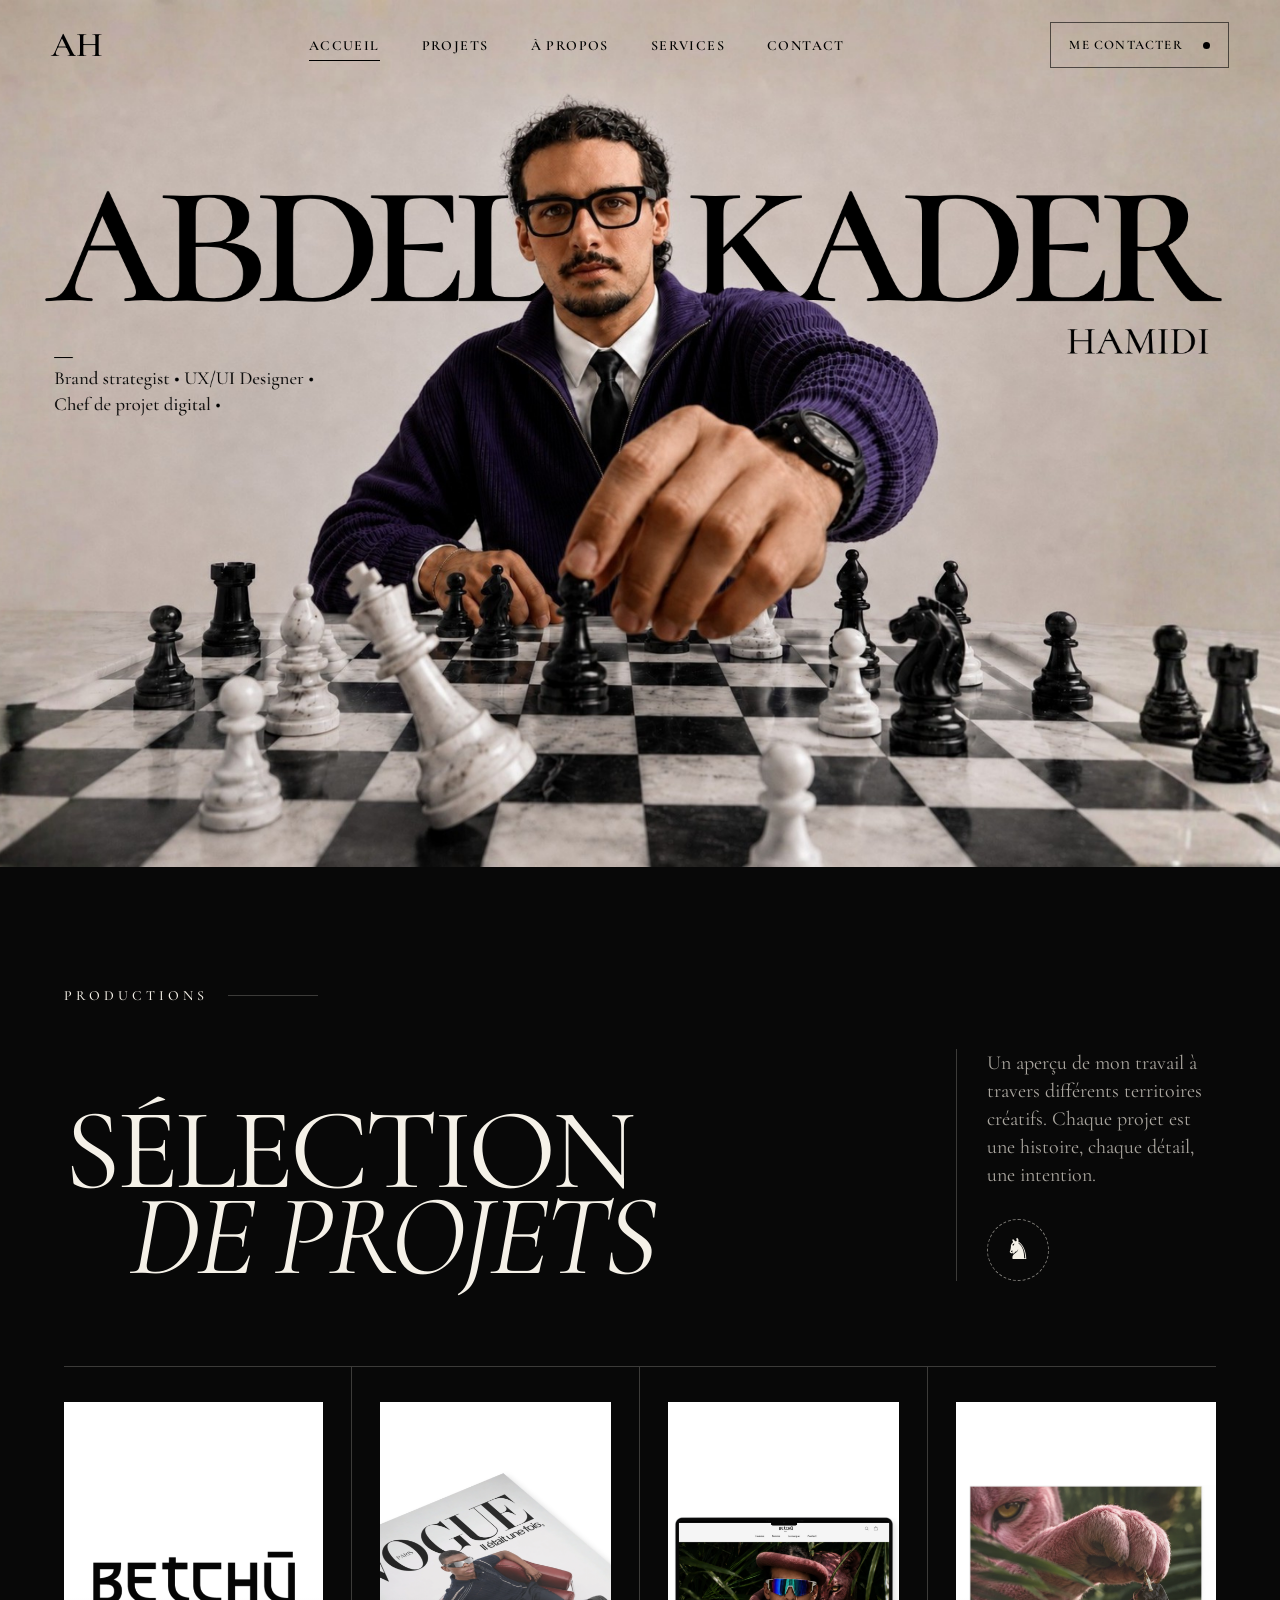
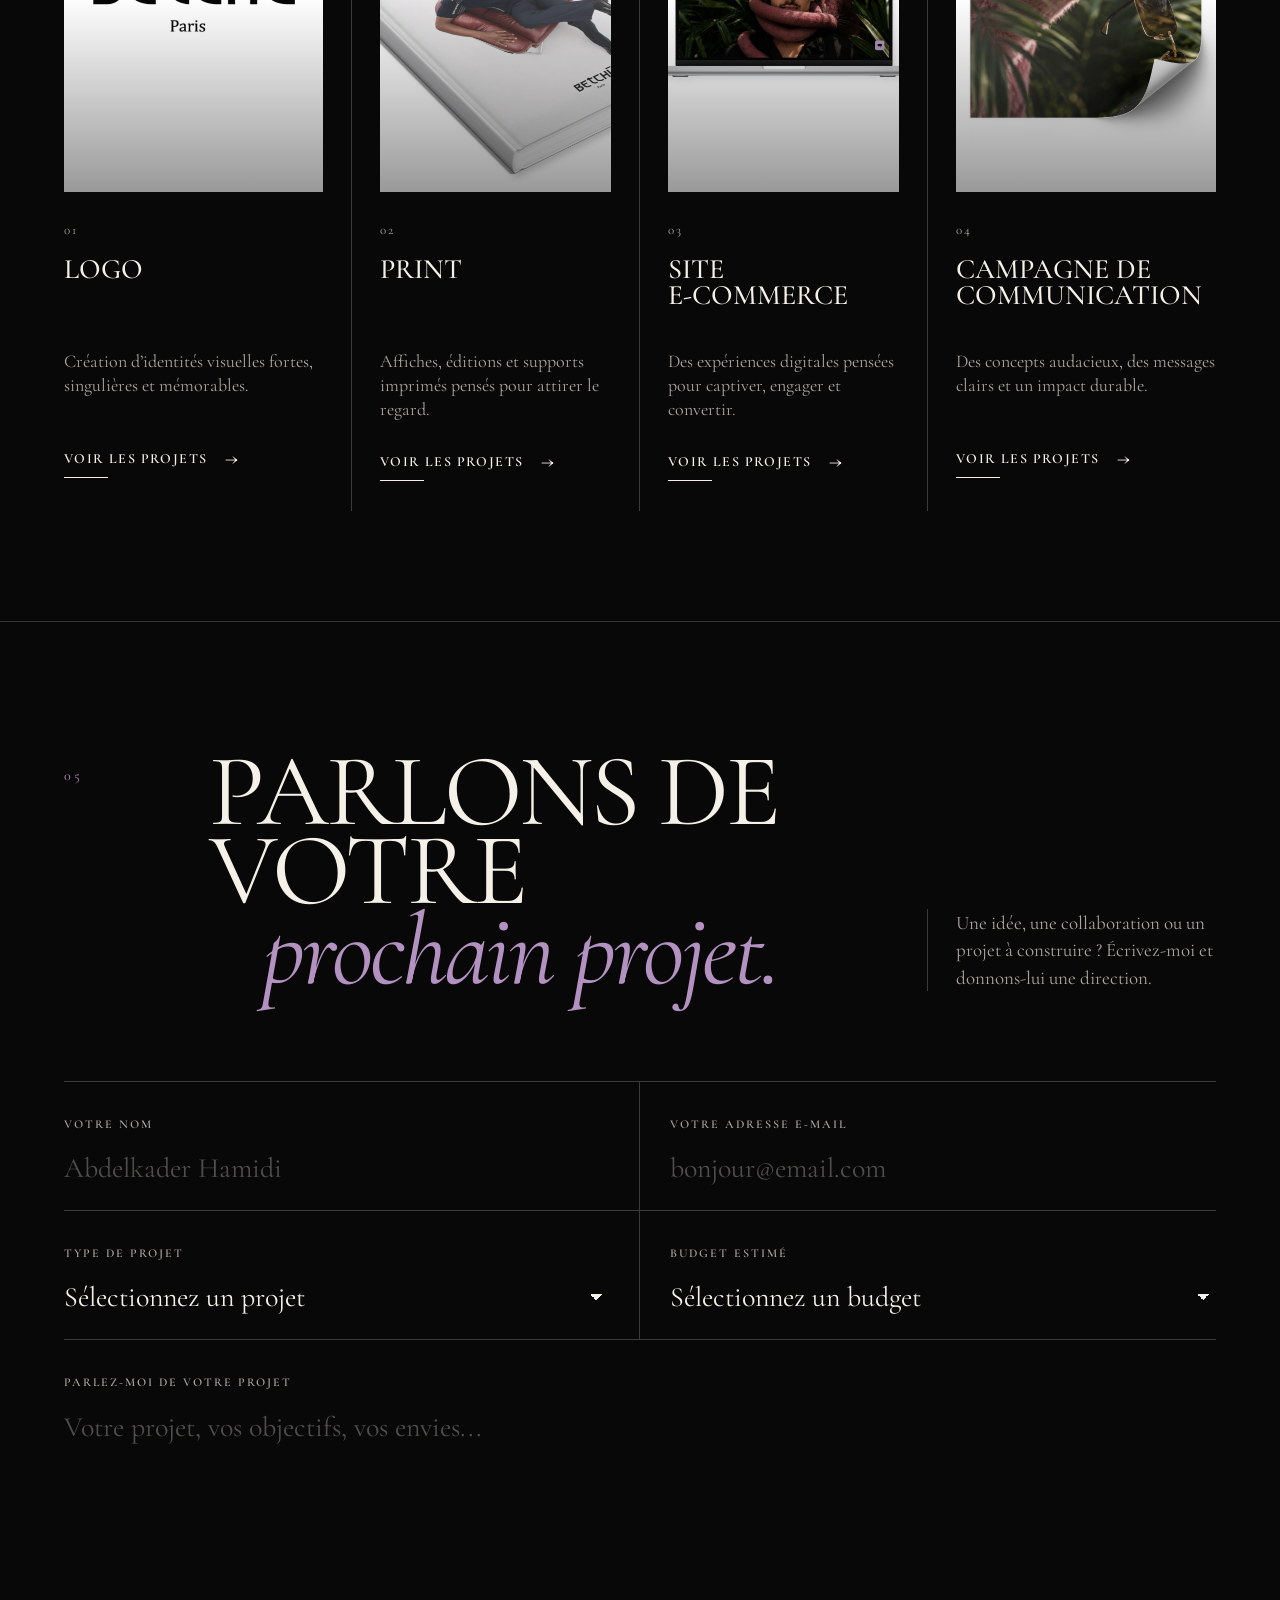
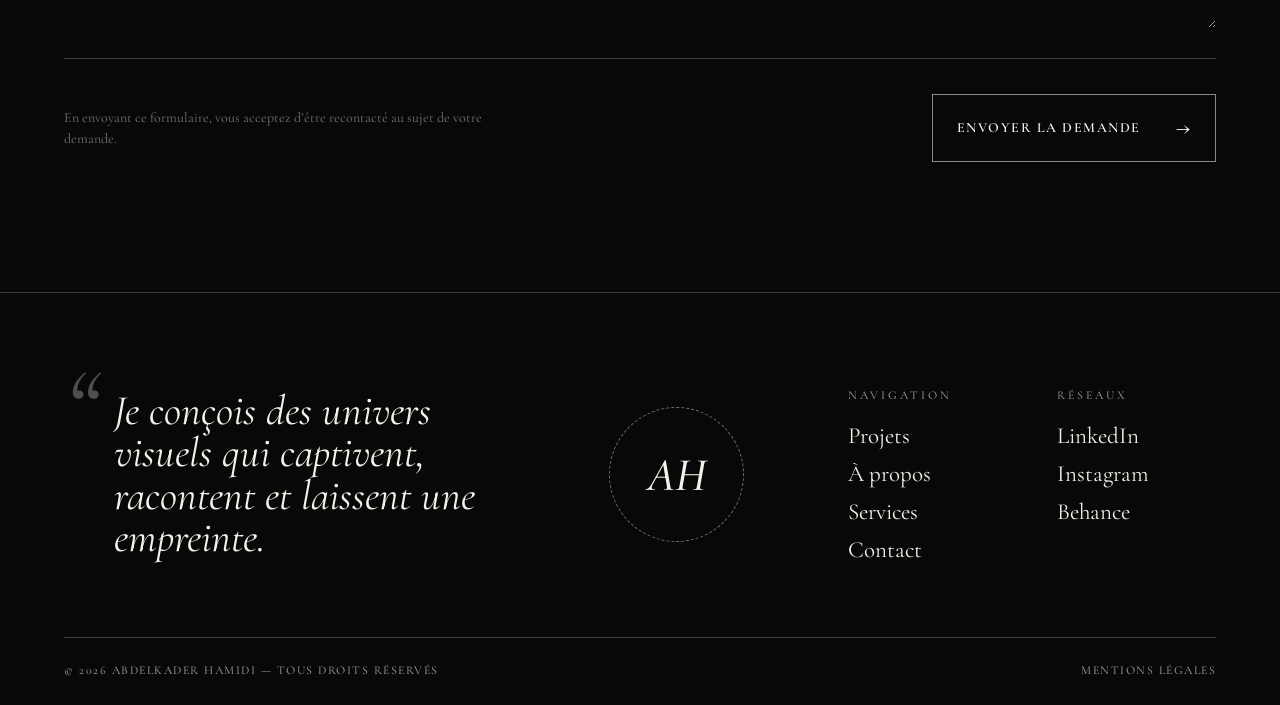
<file: index.html>
<!DOCTYPE html>
<html lang="fr">
<head>
    <meta charset="UTF-8">
    <meta name="viewport" content="width=device-width, initial-scale=1.0">
    <link rel="preconnect" href="https://fonts.googleapis.com">
    <link rel="preconnect" href="https://fonts.gstatic.com" crossorigin>
    <link href="https://fonts.googleapis.com/css2?family=Cormorant+Garamond:ital,wght@0,300;0,400;0,500;0,600;0,700;1,400;1,500&display=swap" rel="stylesheet">
   <link rel="preconnect" href="https://fonts.googleapis.com">
<link rel="preconnect" href="https://fonts.gstatic.com" crossorigin>

<link
  href="https://fonts.googleapis.com/css2?family=Cormorant+Garamond:ital,wght@0,400;0,500;0,600;0,700;1,400;1,500&display=swap"
  rel="stylesheet"
>
    <link rel="stylesheet" href="style.css">
    <title>Document</title>
</head>
<body>

    <div class="banniere">
        <img src="img/banniere.png" alt="banniere Abdelkader Hamidi">
    </div>

    <style>
        * {
        box-sizing: border-box;
        font-family: "Cormorant Garamond", Georgia, serif;
        }

        html,
        body {
        margin: 0;
        padding: 0;
        }
    </style>

    <header class="portfolio-header">
        <div class="portfolio-header__container">

            <a href="/" class="portfolio-logo">AH</a>

            <nav class="portfolio-nav" id="portfolioNav">
            <a href="#accueil" class="active">Accueil</a>
            <a href="logo.html">Projets</a>
            <a href="#apropos">À propos</a>
            <a href="#services">Services</a>
            <a href="#contact-form">Contact</a>
            </nav>

            <a href="#contact-form" class="portfolio-contact">
            Me contacter
            <span></span>
            </a>

            <button
            class="portfolio-burger"
            id="portfolioBurger"
            aria-label="Ouvrir le menu"
            aria-expanded="false"
            >
            <span></span>
            <span></span>
            <span></span>
            </button>

        </div>
    </header>

    <section class="portfolio-productions" id="projets">
  <div class="productions-container">

    <div class="productions-label">
      Productions
    </div>

    <div class="productions-header">

      <h2 class="productions-title">
        Sélection
        <span>de projets</span>
      </h2>

      <div class="productions-intro">
        <p>
          Un aperçu de mon travail à travers différents territoires
          créatifs. Chaque projet est une histoire, chaque détail,
          une intention.
        </p>

        <div class="productions-chess">♞</div>
      </div>

    </div>

    <div class="productions-grid">

      <!-- Projet 1 -->

      <article class="production-card">

        <a href="logo.html" class="production-image">
          <img
            src="img/Betchu/logo.png"
            alt="Projet de création de logo"
          >
        </a>

        <span class="production-number">01</span>

        <h3 class="production-name">Logo</h3>

        <p class="production-description">
          Création d’identités visuelles fortes, singulières et mémorables.
        </p>

        <a href="logo.html" class="production-link">
          Voir les projets
          <span class="production-arrow">→</span>
        </a>

      </article>

      <!-- Projet 2 -->

      <article class="production-card">

        <a href="#" class="production-image">
          <img
            src="img/Betchu/vogue.png"
            alt="Projet de création print"
          >
        </a>

        <span class="production-number">02</span>

        <h3 class="production-name">Print</h3>

        <p class="production-description">
          Affiches, éditions et supports imprimés pensés pour attirer le regard.
        </p>

        <a href="#" class="production-link">
          Voir les projets
          <span class="production-arrow">→</span>
        </a>

      </article>

      <!-- Projet 3 -->

      <article class="production-card">

        <a href="#" class="production-image">
          <img
            src="img/Betchu/site.png"
            alt="Projet de site e-commerce"
          >
        </a>

        <span class="production-number">03</span>

        <h3 class="production-name">
          Site<br>e-commerce
        </h3>

        <p class="production-description">
          Des expériences digitales pensées pour captiver, engager et convertir.
        </p>

        <a href="#" class="production-link">
          Voir les projets
          <span class="production-arrow">→</span>
        </a>

      </article>

      <!-- Projet 4 -->

      <article class="production-card">

        <a href="#" class="production-image">
          <img
            src="img/Betchu/campagne.png"
            alt="Projet de campagne de communication"
          >
        </a>

        <span class="production-number">04</span>

        <h3 class="production-name">
          Campagne de<br>communication
        </h3>

        <p class="production-description">
          Des concepts audacieux, des messages clairs et un impact durable.
        </p>

        <a href="#" class="production-link">
          Voir les projets
          <span class="production-arrow">→</span>
        </a>

      </article>

    </div>
  </div>
</section>

<section class="contact-section" id="contact-form">
        <div class="contact-section__container">

            <div class="contact-heading">
            <span class="contact-number">05</span>

            <h2>
                Parlons de votre
                <em>prochain projet.</em>
            </h2>

            <p>
                Une idée, une collaboration ou un projet à construire ?
                Écrivez-moi et donnons-lui une direction.
            </p>
            </div>

            <form
            class="contact-form"
            action="https://formspree.io/f/TON_IDENTIFIANT"
            method="POST"
            >

            <div class="contact-form__row">

                <div class="contact-field">
                <label for="name">Votre nom</label>

                <input
                    type="text"
                    id="name"
                    name="name"
                    placeholder="Abdelkader Hamidi"
                    required
                >
                </div>

                <div class="contact-field">
                <label for="email">Votre adresse e-mail</label>

                <input
                    type="email"
                    id="email"
                    name="email"
                    placeholder="bonjour@email.com"
                    required
                >
                </div>

            </div>

            <div class="contact-form__row">

                <div class="contact-field">
                <label for="project">Type de projet</label>

                <select id="project" name="project" required>
                    <option value="" disabled selected>
                    Sélectionnez un projet
                    </option>

                    <option value="identite-visuelle">
                    Identité visuelle
                    </option>

                    <option value="print">
                    Print
                    </option>

                    <option value="site-ecommerce">
                    Site e-commerce
                    </option>

                    <option value="communication">
                    Campagne de communication
                    </option>

                    <option value="strategie">
                    Conseil et stratégie
                    </option>

                    <option value="autre">
                    Autre
                    </option>
                </select>
                </div>

                <div class="contact-field">
                <label for="budget">Budget estimé</label>

                <select id="budget" name="budget">
                    <option value="" disabled selected>
                    Sélectionnez un budget
                    </option>

                    <option value="moins-de-1000">
                    Moins de 1 000 €
                    </option>

                    <option value="1000-3000">
                    Entre 1 000 € et 3 000 €
                    </option>

                    <option value="3000-5000">
                    Entre 3 000 € et 5 000 €
                    </option>

                    <option value="plus-de-5000">
                    Plus de 5 000 €
                    </option>

                    <option value="a-definir">
                    À définir
                    </option>
                </select>
                </div>

            </div>

            <div class="contact-field contact-field--message">
                <label for="message">Parlez-moi de votre projet</label>

                <textarea
                id="message"
                name="message"
                rows="6"
                placeholder="Votre projet, vos objectifs, vos envies..."
                required
                ></textarea>
            </div>

            <div class="contact-form__bottom">

                <p>
                En envoyant ce formulaire, vous acceptez d’être recontacté
                au sujet de votre demande.
                </p>

                <button type="submit" class="contact-submit">
                <span>Envoyer la demande</span>
                <span class="contact-submit__arrow">→</span>
                </button>

            </div>

            </form>

        </div>
    </section>

<!-- ======================================
     FOOTER
====================================== -->

<footer class="portfolio-footer" id="contact">
  <div class="footer-container">

    <div class="footer-main">

      <div class="footer-quote">
        <p>
          Je conçois des univers visuels qui captivent, racontent et laissent
          une empreinte.
        </p>
      </div>

      <div class="footer-monogram-wrapper">
        <a href="#" class="footer-monogram" aria-label="Retour à l’accueil">
          AH
        </a>
      </div>

      <div class="footer-links">

        <nav class="footer-column">
          <span class="footer-column-title">Navigation</span>

          <a href="#projets">Projets</a>
          <a href="#apropos">À propos</a>
          <a href="#services">Services</a>
          <a href="#contact">Contact</a>
        </nav>

        <nav class="footer-column">
          <span class="footer-column-title">Réseaux</span>

          <a href="#" target="_blank">LinkedIn</a>
          <a href="#" target="_blank">Instagram</a>
          <a href="#" target="_blank">Behance</a>
        </nav>

      </div>

    </div>

    <div class="footer-bottom">

      <span>
        © 2026 Abdelkader Hamidi — Tous droits réservés
      </span>

      <a href="#">Mentions légales</a>

    </div>

  </div>
</footer>


    <script>
    document.addEventListener("DOMContentLoaded", function () {
        const burger = document.getElementById("portfolioBurger");
        const menu = document.getElementById("portfolioNav");
        const menuLinks = menu.querySelectorAll("a");

        if (!burger || !menu) {
        console.error("Le bouton burger ou le menu est introuvable.");
        return;
        }

        burger.addEventListener("click", function () {
        const menuEstOuvert = menu.classList.toggle("is-open");

        burger.classList.toggle("is-open", menuEstOuvert);
        document.body.classList.toggle("menu-open", menuEstOuvert);

        burger.setAttribute("aria-expanded", menuEstOuvert);
        burger.setAttribute(
            "aria-label",
            menuEstOuvert ? "Fermer le menu" : "Ouvrir le menu"
        );
        });

        menuLinks.forEach(function (link) {
        link.addEventListener("click", function () {
            menu.classList.remove("is-open");
            burger.classList.remove("is-open");
            document.body.classList.remove("menu-open");

            burger.setAttribute("aria-expanded", "false");
            burger.setAttribute("aria-label", "Ouvrir le menu");
        });
        });
    });
    </script>
</body>
</html>
</file>
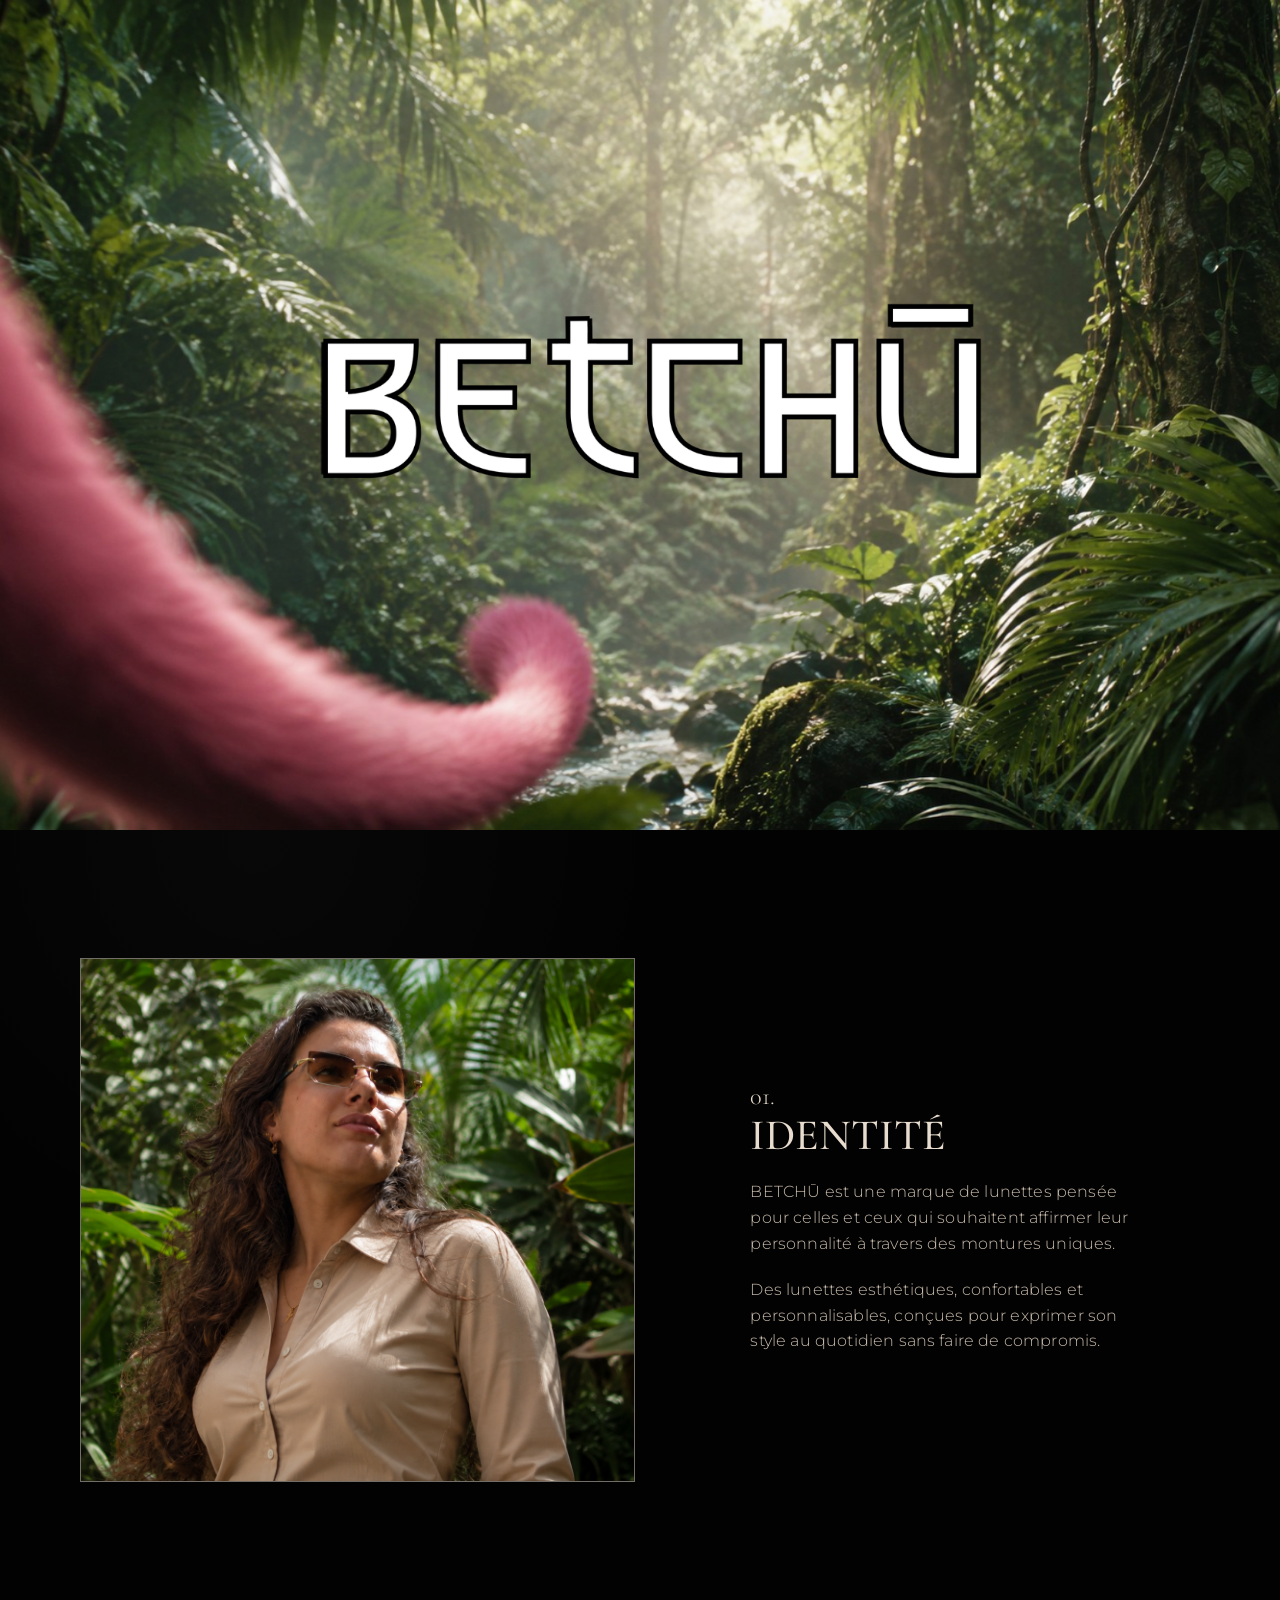
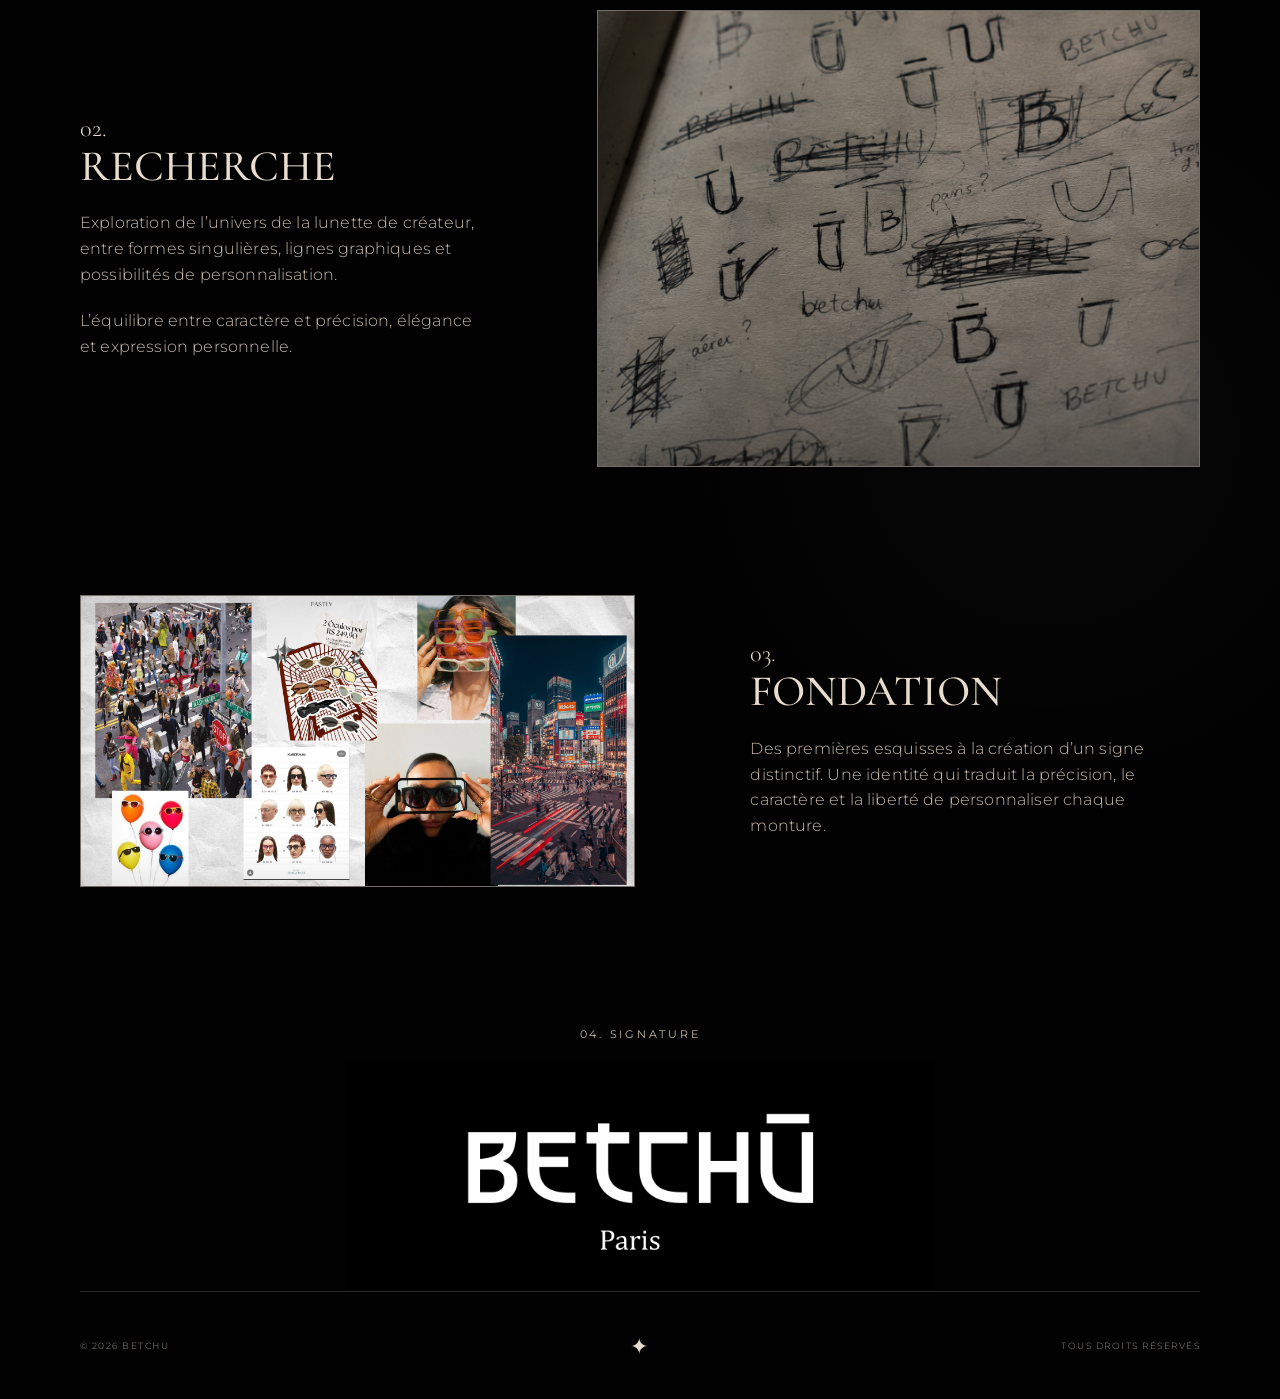
<file: logo.html>
<!DOCTYPE html>
<html lang="fr">
<head>
  <meta charset="UTF-8" />
  <meta name="viewport" content="width=device-width, initial-scale=1.0" />
  <meta name="description" content="Présentation de l’identité visuelle BETCHU." />
  <title>BETCHU — Brand Book</title>
  <link rel="preconnect" href="https://fonts.googleapis.com" />
  <link rel="preconnect" href="https://fonts.gstatic.com" crossorigin />
  <link
    href="https://fonts.googleapis.com/css2?family=Cormorant+Garamond:wght@400;500;600&family=Montserrat:wght@300;400;500&display=swap"
    rel="stylesheet"
  />
  <link rel="stylesheet" href="logo-style.css" />
</head>

<body>
  <!-- Aucun header : la page commence directement par le hero. -->
  <main>
    <section class="hero" aria-labelledby="page-title">
      <h1 id="page-title" class="sr-only">BETCHU Brand Book</h1>
    </section>

    <section class="project-story section-shell" aria-label="Processus créatif BETCHU">
      <article class="story-row story-row--image-left reveal">
        <figure class="visual-frame visual-frame--portrait">
          <img
            src="img/Logo/sabrina.png"
            alt="Silhouette portant une veste BETCHU dans une ambiance urbaine nocturne"
          />
        </figure>

        <div class="story-copy">
          <p class="story-number">01.</p>
          <h2>Identité</h2>
          <p>
            BETCHŪ est une marque de lunettes pensée pour celles et ceux qui souhaitent affirmer leur personnalité à travers des montures uniques.
          </p>
          <p>
            Des lunettes esthétiques, confortables et personnalisables, conçues pour exprimer son style au quotidien sans faire de compromis.
          </p>
        </div>
      </article>

      <article class="story-row story-row--image-right reveal">
        <div class="story-copy">
          <p class="story-number">02.</p>
          <h2>Recherche</h2>
          <p>
            Exploration de l’univers de la lunette de créateur, entre formes singulières, lignes graphiques et possibilités de personnalisation.
          </p>
          <p>
            L’équilibre entre caractère et précision, élégance et expression personnelle.
          </p>
        </div>

        <figure class="visual-frame visual-frame--landscape">
          <img
            src="img/Logo/croquis.png"
            alt="Moodboard noir et blanc autour de la mode urbaine et de BETCHU"
          />
        </figure>
      </article>

      <article class="story-row story-row--image-left reveal">
        <figure class="visual-frame visual-frame--sketches">
          <img
            src="img/Logo/moodboard.png"
            alt="Carnet de recherches et esquisses du logo BETCHU"
          />
        </figure>

        <div class="story-copy">
          <p class="story-number">03.</p>
          <h2>Fondation</h2>
          <p>
            Des premières esquisses à la création d’un signe distinctif. Une identité qui traduit la précision, le caractère et la liberté de personnaliser chaque monture.
          </p>
        </div>
      </article>
    </section>

    <section class="signature-section section-shell reveal" aria-labelledby="signature-title">
      <p class="eyebrow">04. Signature</p>
      <h2 id="signature-title" class="sr-only">Signature finale BETCHU</h2>
      <img
        class="signature-logo"
        src="img/Logo/logo.png"
        alt="Logo signature BETCHU"
      />
    </section>
    <!--

    <section class="brand-system section-shell" aria-label="Déclinaisons de l’identité">
      <div class="reveal">
        <p class="eyebrow">05. Déclinaisons</p>
        <div class="logo-grid">
          <div class="logo-card logo-card--signature" aria-label="Version principale du logo">
            <span class="mini-wordmark">BETCHU<sup>✦</sup></span>
            <span class="swoosh" aria-hidden="true"></span>
          </div>

          <div class="logo-card logo-card--symbol" aria-label="Symbole BETCHU">
            <span class="brand-symbol">B</span>
          </div>

          <div class="logo-card logo-card--text" aria-label="Version typographique du logo">
            <span class="mini-wordmark">BETCHU<sup>®</sup></span>
          </div>
        </div>
      </div>

      <div class="brand-details reveal">
        <section class="palette-block" aria-labelledby="palette-title">
          <p class="eyebrow" id="palette-title">06. Palette</p>
          <div class="palette" aria-label="Palette noire, gris foncé, taupe et crème">
            <span style="--swatch:#020202"></span>
            <span style="--swatch:#22201d"></span>
            <span style="--swatch:#72675d"></span>
            <span style="--swatch:#e7dccd"></span>
          </div>
        </section>

        <section class="type-block" aria-labelledby="type-title">
          <p class="eyebrow" id="type-title">07. Typographies</p>
          <p class="type-name">Cormorant Garamond / Medium</p>
          <p class="type-name type-name--sans">Montserrat Light / Regular</p>
          <p class="alphabet serif-sample">ABCDEFGHIJKLMNOPQRSTUVWXYZ</p>
          <p class="alphabet sans-sample">abcdefghijklmnopqrstuvwxyz</p>
        </section>
      </div>
    </section>
  </main>
  -->

  <footer class="site-footer section-shell">
    <p>© 2026 BETCHU</p>
    <span class="footer-star" aria-hidden="true">✦</span>
    <p>Tous droits réservés</p>
  </footer>

  <script>
    const revealElements = document.querySelectorAll('.reveal');

    if ('IntersectionObserver' in window) {
      const observer = new IntersectionObserver(
        entries => {
          entries.forEach(entry => {
            if (entry.isIntersecting) {
              entry.target.classList.add('is-visible');
              observer.unobserve(entry.target);
            }
          });
        },
        { threshold: 0.12 }
      );

      revealElements.forEach(element => observer.observe(element));
    } else {
      revealElements.forEach(element => element.classList.add('is-visible'));
    }
  </script>
</body>
</html>
</file>
<file: style.css>
/* ==================================================
   VARIABLES ET RÉGLAGES GÉNÉRAUX
================================================== */

:root {
  --black: #080808;
  --white: #f5f1e8;
  --grey: #aaa69f;
  --line: rgba(245, 241, 232, 0.22);
}

* {
  box-sizing: border-box;
}

html {
  scroll-behavior: smooth;
}

html,
body {
  margin: 0;
  padding: 0;
  width: 100%;
}

body {
  overflow-x: hidden;
  background: var(--black);
  font-family: "Cormorant Garamond", Georgia, serif;
}

body.menu-open {
  overflow: hidden;
}

button,
input,
textarea,
select,
a {
  font-family: inherit;
}

a {
  color: inherit;
  text-decoration: none;
}

img {
  max-width: 100%;
}

/* ==================================================
   BANNIÈRE
================================================== */

.banniere {
  width: 100%;
  margin: 0;
  padding: 0;
  overflow: hidden;
  background: #d6cec4;
}

.banniere img {
  display: block;
  width: 100%;
  height: auto;
  object-fit: cover;
}

/* ==================================================
   HEADER TRANSPARENT
================================================== */

.portfolio-header {
  position: absolute;
  z-index: 9999;
  top: 0;
  left: 0;
  width: 100%;
  background: transparent;
}

.portfolio-header__container {
  width: 100%;
  min-height: 90px;
  padding: 20px 4%;
  display: flex;
  align-items: center;
  justify-content: space-between;
  gap: 35px;
}

/* Logo */

.portfolio-logo {
  flex-shrink: 0;
  color: #000000;
  font-size: 35px;
  font-weight: 600;
  line-height: 1;
}

/* Navigation */

.portfolio-nav {
  display: flex;
  align-items: center;
  justify-content: center;
  gap: 42px;
}

.portfolio-nav a {
  position: relative;
  padding: 8px 0;
  color: #000000;
  font-size: 14px;
  font-weight: 600;
  letter-spacing: 1.4px;
  text-transform: uppercase;
}

.portfolio-nav a::after {
  content: "";
  position: absolute;
  right: 0;
  bottom: 1px;
  left: 0;
  height: 1px;
  background: #000000;
  transform: scaleX(0);
  transform-origin: right;
  transition: transform 0.3s ease;
}

.portfolio-nav a:hover::after,
.portfolio-nav a.active::after {
  transform: scaleX(1);
  transform-origin: left;
}

/* Bouton contact */

.portfolio-contact {
  min-width: 155px;
  padding: 14px 18px;
  border: 1px solid rgba(0, 0, 0, 0.6);
  display: flex;
  flex-shrink: 0;
  align-items: center;
  justify-content: space-between;
  gap: 20px;
  color: #000000;
  font-size: 13px;
  font-weight: 600;
  letter-spacing: 1.2px;
  text-transform: uppercase;
  transition:
    color 0.3s ease,
    background 0.3s ease;
}

.portfolio-contact span {
  width: 7px;
  height: 7px;
  display: block;
  border-radius: 50%;
  background: #000000;
  transition: background 0.3s ease;
}

.portfolio-contact:hover {
  color: #ffffff;
  background: #000000;
}

.portfolio-contact:hover span {
  background: #ffffff;
}

/* Burger */

.portfolio-burger {
  display: none;
  width: 42px;
  height: 42px;
  padding: 0;
  border: none;
  background: transparent;
  cursor: pointer;
}

.portfolio-burger span {
  display: block;
  width: 27px;
  height: 1px;
  margin: 6px auto;
  background: #000000;
  transition:
    transform 0.3s ease,
    opacity 0.3s ease,
    background 0.3s ease;
}

/* ==================================================
   SECTION PRODUCTIONS
================================================== */

.portfolio-productions {
  width: 100%;
  padding: 120px 5% 110px;
  overflow: hidden;
  color: var(--white);
  background: var(--black);
}

.productions-container {
  width: 100%;
  max-width: 1500px;
  margin: 0 auto;
}

/* Petit titre */

.productions-label {
  margin-bottom: 45px;
  display: flex;
  align-items: center;
  gap: 20px;
  color: var(--white);
  font-size: 14px;
  font-weight: 500;
  letter-spacing: 4px;
  text-transform: uppercase;
}

.productions-label::after {
  content: "";
  width: 90px;
  height: 1px;
  background: var(--line);
}

/* En-tête de la section */

.productions-header {
  margin-bottom: 85px;
  display: grid;
  grid-template-columns: minmax(0, 1.6fr) minmax(260px, 0.5fr);
  gap: 80px;
  align-items: end;
}

.productions-title {
  max-width: 950px;
  margin: 0;
  color: var(--white);
  font-size: clamp(70px, 9vw, 145px);
  font-weight: 400;
  line-height: 0.75;
  letter-spacing: -4px;
  text-transform: uppercase;
}

.productions-title span {
  display: block;
  padding-left: 8%;
  font-style: italic;
}

.productions-intro {
  max-width: 350px;
  padding-left: 30px;
  border-left: 1px solid var(--line);
}

.productions-intro p {
  margin: 0;
  color: var(--grey);
  font-size: 20px;
  line-height: 1.4;
}

.productions-chess {
  width: 62px;
  height: 62px;
  margin-top: 30px;
  border: 1px dashed rgba(245, 241, 232, 0.5);
  border-radius: 50%;
  display: flex;
  align-items: center;
  justify-content: center;
  color: var(--white);
  font-size: 29px;
}

/* ==================================================
   GRILLE DES PRODUCTIONS
================================================== */

.productions-grid {
  display: grid;
  grid-template-columns: repeat(4, minmax(0, 1fr));
  border-top: 1px solid var(--line);
}

.production-card {
  min-width: 0;
  padding: 35px 28px 30px;
  border-right: 1px solid var(--line);
}

.production-card:first-child {
  padding-left: 0;
}

.production-card:last-child {
  padding-right: 0;
  border-right: none;
}

/* Images */

.production-image {
  position: relative;
  width: 100%;
  height: 390px;
  margin-bottom: 30px;
  display: block;
  overflow: hidden;
  background: #171717;
}

.production-image::after {
  content: "";
  position: absolute;
  inset: 0;
  background: linear-gradient(
    to top,
    rgba(0, 0, 0, 0.4),
    transparent 50%
  );
  pointer-events: none;
}

.production-image img {
  width: 100%;
  height: 100%;
  display: block;
  object-fit: cover;
  filter: grayscale(15%);
  transition:
    transform 0.7s ease,
    filter 0.5s ease;
}

.production-card:hover .production-image img {
  transform: scale(1.06);
  filter: grayscale(0%);
}

/* Texte des cartes */

.production-number {
  margin-bottom: 18px;
  display: block;
  color: var(--grey);
  font-size: 13px;
  letter-spacing: 2px;
}

.production-name {
  min-height: 75px;
  margin: 0 0 18px;
  color: var(--white);
  font-size: clamp(28px, 2.2vw, 39px);
  font-weight: 500;
  line-height: 0.95;
  text-transform: uppercase;
}

.production-description {
  min-height: 70px;
  margin: 0 0 28px;
  color: var(--grey);
  font-size: 18px;
  line-height: 1.35;
}

.production-link {
  position: relative;
  padding-bottom: 7px;
  display: inline-flex;
  align-items: center;
  gap: 18px;
  color: var(--white);
  font-size: 14px;
  font-weight: 600;
  letter-spacing: 1.4px;
  text-transform: uppercase;
}

.production-link::after {
  content: "";
  position: absolute;
  right: 0;
  bottom: 0;
  left: 0;
  height: 1px;
  background: var(--white);
  transform: scaleX(0.25);
  transform-origin: left;
  transition: transform 0.35s ease;
}

.production-link:hover::after {
  transform: scaleX(1);
}

.production-arrow {
  font-size: 20px;
  transition: transform 0.35s ease;
}

.production-link:hover .production-arrow {
  transform: translateX(7px);
}


/* ==================================================
   FORMULAIRE DE CONTACT
================================================== */

.contact-section {
  width: 100%;
  padding: 130px 5%;
  color: #f5f1e8;
  background: #080808;
  border-top: 1px solid rgba(245, 241, 232, 0.18);
}

.contact-section__container {
  width: 100%;
  max-width: 1500px;
  margin: 0 auto;
}

/* En-tête */

.contact-heading {
  display: grid;
  grid-template-columns: 100px minmax(0, 1.4fr) minmax(280px, 0.6fr);
  gap: 45px;
  align-items: end;
  margin-bottom: 90px;
}

.contact-number {
  align-self: start;
  padding-top: 15px;
  color: #B392C1;
  font-size: 14px;
  letter-spacing: 3px;
}

.contact-heading h2 {
  max-width: 950px;
  margin: 0;
  font-size: clamp(60px, 8vw, 130px);
  font-weight: 400;
  line-height: 0.78;
  letter-spacing: -3px;
  text-transform: uppercase;
}

.contact-heading h2 em {
  display: block;
  padding-left: 8%;
  color: #B392C1;
  font-weight: 400;
  text-transform: none;
}

.contact-heading p {
  max-width: 350px;
  margin: 0;
  padding-left: 28px;
  border-left: 1px solid rgba(245, 241, 232, 0.22);
  color: #aaa69f;
  font-size: 19px;
  line-height: 1.45;
}

/* Formulaire */

.contact-form {
  width: 100%;
  border-top: 1px solid rgba(245, 241, 232, 0.22);
}

.contact-form__row {
  display: grid;
  grid-template-columns: repeat(2, minmax(0, 1fr));
}

.contact-field {
  position: relative;
  padding: 35px 30px 25px;
  border-right: 1px solid rgba(245, 241, 232, 0.22);
  border-bottom: 1px solid rgba(245, 241, 232, 0.22);
}

.contact-form__row .contact-field:first-child {
  padding-left: 0;
}

.contact-form__row .contact-field:last-child {
  padding-right: 0;
  border-right: none;
}

.contact-field label {
  display: block;
  margin-bottom: 20px;
  color: #aaa69f;
  font-size: 12px;
  font-weight: 600;
  letter-spacing: 2px;
  text-transform: uppercase;
}

.contact-field input,
.contact-field select,
.contact-field textarea {
  width: 100%;
  padding: 0;
  border: none;
  border-radius: 0;
  outline: none;
  color: #f5f1e8;
  background: transparent;
  font-family: "Cormorant Garamond", Georgia, serif;
  font-size: 28px;
  font-weight: 400;
}

.contact-field input::placeholder,
.contact-field textarea::placeholder {
  color: rgba(245, 241, 232, 0.3);
}

.contact-field select {
  cursor: pointer;
  appearance: none;
  background-image:
    linear-gradient(45deg, transparent 50%, #f5f1e8 50%),
    linear-gradient(135deg, #f5f1e8 50%, transparent 50%);
  background-position:
    calc(100% - 13px) 50%,
    calc(100% - 7px) 50%;
  background-size: 6px 6px;
  background-repeat: no-repeat;
}

.contact-field select option {
  color: #f5f1e8;
  background: #080808;
}

.contact-field textarea {
  min-height: 170px;
  resize: vertical;
  line-height: 1.3;
}

.contact-field--message {
  padding-right: 0;
  padding-left: 0;
  border-right: none;
}

/* Ligne sous le formulaire */

.contact-form__bottom {
  padding-top: 35px;
  display: flex;
  align-items: center;
  justify-content: space-between;
  gap: 50px;
}

.contact-form__bottom p {
  max-width: 430px;
  margin: 0;
  color: #77736d;
  font-size: 14px;
  line-height: 1.5;
}

/* Bouton */

.contact-submit {
  min-width: 280px;
  padding: 20px 24px;
  border: 1px solid rgba(245, 241, 232, 0.55);
  display: flex;
  align-items: center;
  justify-content: space-between;
  gap: 35px;
  color: #f5f1e8;
  background: transparent;
  font-family: inherit;
  font-size: 14px;
  font-weight: 600;
  letter-spacing: 1.5px;
  text-transform: uppercase;
  cursor: pointer;
  transition:
    color 0.35s ease,
    background 0.35s ease,
    border-color 0.35s ease;
}

.contact-submit:hover {
  color: #080808;
  background: #B392C1;
  border-color: #B392C1;
}

.contact-submit__arrow {
  font-size: 22px;
  transition: transform 0.35s ease;
}

.contact-submit:hover .contact-submit__arrow {
  transform: translateX(7px);
}

/* Focus accessible */

.contact-field:focus-within {
  background: rgba(235, 99, 159, 0.035);
}

.contact-field input:focus,
.contact-field select:focus,
.contact-field textarea:focus {
  color: #ffffff;
}

/* ==================================================
   TABLETTE
================================================== */

@media screen and (max-width: 1000px) {
  .contact-heading {
    grid-template-columns: 60px 1fr;
  }

  .contact-heading p {
    grid-column: 2;
    max-width: 500px;
  }
}

/* ==================================================
   MOBILE
================================================== */

@media screen and (max-width: 700px) {
  .contact-section {
    padding: 85px 22px;
  }

  .contact-heading {
    grid-template-columns: 1fr;
    gap: 25px;
    margin-bottom: 55px;
  }

  .contact-number {
    padding-top: 0;
  }

  .contact-heading h2 {
    font-size: clamp(50px, 15vw, 75px);
    line-height: 0.83;
    letter-spacing: -2px;
  }

  .contact-heading h2 em {
    padding-left: 0;
  }

  .contact-heading p {
    grid-column: auto;
    padding-left: 20px;
    font-size: 18px;
  }

  .contact-form__row {
    grid-template-columns: 1fr;
  }

  .contact-field,
  .contact-form__row .contact-field:first-child,
  .contact-form__row .contact-field:last-child {
    padding: 28px 0 22px;
    border-right: none;
  }

  .contact-field input,
  .contact-field select,
  .contact-field textarea {
    font-size: 23px;
  }

  .contact-form__bottom {
    flex-direction: column;
    align-items: flex-start;
    gap: 30px;
  }

  .contact-submit {
    width: 100%;
    min-width: 0;
  }
}

/* ==================================================
   FOOTER
================================================== */

.portfolio-footer {
  width: 100%;
  padding: 95px 5% 28px;
  color: var(--white);
  background: var(--black);
  border-top: 1px solid var(--line);
}

.footer-container {
  width: 100%;
  max-width: 1500px;
  margin: 0 auto;
}

.footer-main {
  padding-bottom: 75px;
  display: grid;
  grid-template-columns: 1.2fr 0.55fr 1fr;
  gap: 70px;
  align-items: center;
}

/* Citation */

.footer-quote {
  position: relative;
  max-width: 560px;
  padding-left: 50px;
}

.footer-quote::before {
  content: "“";
  position: absolute;
  top: -37px;
  left: 0;
  color: rgba(245, 241, 232, 0.3);
  font-size: 105px;
  font-style: italic;
  line-height: 1;
}

.footer-quote p {
  margin: 0;
  color: var(--white);
  font-size: clamp(32px, 3.3vw, 52px);
  font-weight: 400;
  font-style: italic;
  line-height: 1;
}

/* Monogramme */

.footer-monogram-wrapper {
  display: flex;
  justify-content: center;
}

.footer-monogram {
  width: 135px;
  height: 135px;
  border: 1px dashed rgba(245, 241, 232, 0.45);
  border-radius: 50%;
  display: flex;
  align-items: center;
  justify-content: center;
  color: var(--white);
  font-size: 47px;
  font-weight: 500;
  font-style: italic;
  transition:
    color 0.4s ease,
    background 0.4s ease,
    transform 0.5s ease;
}

.footer-monogram:hover {
  color: var(--black);
  background: var(--white);
  transform: rotate(-8deg);
}

/* Liens footer */

.footer-links {
  display: grid;
  grid-template-columns: repeat(2, minmax(0, 1fr));
  gap: 50px;
}

.footer-column {
  display: flex;
  flex-direction: column;
  align-items: flex-start;
  gap: 15px;
}

.footer-column-title {
  margin-bottom: 8px;
  color: var(--grey);
  font-size: 12px;
  letter-spacing: 3px;
  text-transform: uppercase;
}

.footer-column a {
  position: relative;
  color: var(--white);
  font-size: 23px;
  line-height: 1;
}

.footer-column a::after {
  content: "";
  position: absolute;
  right: 0;
  bottom: -5px;
  left: 0;
  height: 1px;
  background: var(--white);
  transform: scaleX(0);
  transform-origin: right;
  transition: transform 0.35s ease;
}

.footer-column a:hover::after {
  transform: scaleX(1);
  transform-origin: left;
}

/* Bas du footer */

.footer-bottom {
  padding-top: 25px;
  border-top: 1px solid var(--line);
  display: flex;
  align-items: center;
  justify-content: space-between;
  gap: 30px;
  color: var(--grey);
  font-size: 12px;
  letter-spacing: 1.5px;
  text-transform: uppercase;
}

.footer-bottom a {
  color: var(--grey);
  transition: color 0.3s ease;
}

.footer-bottom a:hover {
  color: var(--white);
}

/* ==================================================
   VERSION TABLETTE
================================================== */

@media screen and (max-width: 1100px) {
  .portfolio-header__container {
    padding-right: 25px;
    padding-left: 25px;
  }

  .portfolio-nav {
    gap: 22px;
  }

  .productions-header {
    grid-template-columns: 1fr 300px;
    gap: 45px;
  }

  .productions-grid {
    grid-template-columns: repeat(2, minmax(0, 1fr));
  }

  .production-card {
    border-bottom: 1px solid var(--line);
  }

  .production-card:nth-child(2) {
    padding-right: 0;
    border-right: none;
  }

  .production-card:nth-child(3) {
    padding-left: 0;
  }

  .production-card:nth-child(3),
  .production-card:nth-child(4) {
    border-bottom: none;
  }

  .production-image {
    height: 430px;
  }

  .footer-main {
    grid-template-columns: 1fr 0.45fr;
  }

  .footer-links {
    grid-column: 1 / -1;
    padding-top: 50px;
    border-top: 1px solid var(--line);
  }
}

/* ==================================================
   HEADER MOBILE
================================================== */

@media screen and (max-width: 900px) {
  .portfolio-header__container {
    min-height: 75px;
    padding: 16px 22px;
  }

  .portfolio-logo {
    position: relative;
    z-index: 10002;
    font-size: 28px;
  }

  .portfolio-burger {
    position: relative;
    z-index: 10002;
    display: block;
  }

  .portfolio-contact {
    display: none;
  }

  .portfolio-nav {
    position: fixed;
    z-index: 10000;
    top: 0;
    right: -100%;
    width: min(82%, 360px);
    height: 100vh;
    padding: 120px 35px 40px;
    background: var(--black);
    flex-direction: column;
    align-items: flex-start;
    justify-content: flex-start;
    gap: 28px;
    transition: right 0.4s ease;
  }

  .portfolio-nav.is-open {
    right: 0;
  }

  .portfolio-nav a {
    color: var(--white);
    font-size: 31px;
    font-weight: 400;
    letter-spacing: 0;
    text-transform: none;
  }

  .portfolio-nav a::after {
    background: var(--white);
  }

  .portfolio-burger.is-open span {
    background: var(--white);
  }

  .portfolio-burger.is-open span:first-child {
    transform: translateY(7px) rotate(45deg);
  }

  .portfolio-burger.is-open span:nth-child(2) {
    opacity: 0;
  }

  .portfolio-burger.is-open span:last-child {
    transform: translateY(-7px) rotate(-45deg);
  }
}

/* ==================================================
   VERSION MOBILE
================================================== */

@media screen and (max-width: 700px) {
  .banniere img {
    width: 100%;
    object-fit: cover;
    object-position: center;
  }

  .portfolio-productions {
    padding: 75px 22px 70px;
  }

  .productions-label {
    margin-bottom: 35px;
    font-size: 11px;
  }

  .productions-label::after {
    width: 55px;
  }

  .productions-header {
    margin-bottom: 55px;
    grid-template-columns: 1fr;
    gap: 40px;
  }

  .productions-title {
    font-size: clamp(48px, 15vw, 74px);
    line-height: 0.82;
    letter-spacing: -2px;
  }

  .productions-title span {
    padding-left: 0;
  }

  .productions-intro {
    max-width: 100%;
    padding-left: 20px;
  }

  .productions-intro p {
    font-size: 18px;
  }

  .productions-grid {
    grid-template-columns: 1fr;
  }

  .production-card,
  .production-card:first-child,
  .production-card:nth-child(2),
  .production-card:nth-child(3),
  .production-card:last-child {
    padding: 35px 0;
    border-right: none;
    border-bottom: 1px solid var(--line);
  }

  .production-card:last-child {
    border-bottom: none;
  }

  .production-image {
    height: 420px;
  }

  .production-name,
  .production-description {
    min-height: auto;
  }

  .production-name {
    font-size: 35px;
  }

  .production-description {
    font-size: 18px;
  }

  .portfolio-footer {
    padding: 70px 22px 25px;
  }

  .footer-main {
    padding-bottom: 55px;
    grid-template-columns: 1fr;
    gap: 55px;
  }

  .footer-quote {
    padding-left: 35px;
  }

  .footer-quote p {
    font-size: 37px;
  }

  .footer-monogram-wrapper {
    justify-content: flex-start;
  }

  .footer-monogram {
    width: 105px;
    height: 105px;
    font-size: 37px;
  }

  .footer-links {
    grid-column: auto;
    grid-template-columns: 1fr 1fr;
    gap: 25px;
    padding-top: 40px;
  }

  .footer-column a {
    font-size: 19px;
  }

  .footer-bottom {
    flex-direction: column;
    align-items: flex-start;
    font-size: 10px;
    line-height: 1.5;
  }
}
</file>
<file: logo-style.css>
:root {
  --black: #020202;
  --cream: #e7dccd;
  --cream-soft: #c7baab;
  --muted: #9c9185;
  --border: rgba(231, 220, 205, 0.48);
  --border-soft: rgba(231, 220, 205, 0.18);
  --serif: "Cormorant Garamond", "Times New Roman", serif;
  --sans: "Montserrat", Arial, sans-serif;
  --content-width: 1120px;
}

* {
  box-sizing: border-box;
}

html {
  scroll-behavior: smooth;
  background: var(--black);
}

body {
  margin: 0;
  color: var(--cream);
  background:
    radial-gradient(circle at 20% 28%, rgba(255,255,255,0.025), transparent 26rem),
    radial-gradient(circle at 82% 68%, rgba(255,255,255,0.018), transparent 24rem),
    var(--black);
  font-family: var(--sans);
  font-weight: 300;
  overflow-x: hidden;
}

body.menu-open {
  overflow: hidden;
}

body::before {
  position: fixed;
  inset: 0;
  z-index: 100;
  pointer-events: none;
  content: "";
  opacity: 0.13;
  background-image: url("data:image/svg+xml,%3Csvg viewBox='0 0 180 180' xmlns='http://www.w3.org/2000/svg'%3E%3Cfilter id='n'%3E%3CfeTurbulence type='fractalNoise' baseFrequency='.85' numOctaves='3' stitchTiles='stitch'/%3E%3C/filter%3E%3Crect width='100%25' height='100%25' filter='url(%23n)' opacity='.28'/%3E%3C/svg%3E");
  mix-blend-mode: soft-light;
}


img {
  display: block;
  width: 100%;
}

p,
h1,
h2,
figure {
  margin: 0;
}

.section-shell {
  width: min(calc(100% - 48px), var(--content-width));
  margin-inline: auto;
}

.sr-only {
  position: absolute;
  width: 1px;
  height: 1px;
  padding: 0;
  margin: -1px;
  overflow: hidden;
  clip: rect(0, 0, 0, 0);
  white-space: nowrap;
  border: 0;
}

.hero {
  width: 100%;
  min-height: clamp(830px, 45.7vw, 760px);
  background-image: url("img/Logo/banniere.png");
  background-repeat: no-repeat;
  background-position: center top;
  background-size: cover;
}

.project-story {
  display: grid;
  gap: clamp(78px, 10vw, 150px);
  padding-top: clamp(82px, 10vw, 145px);
}

.story-row {
  display: grid;
  grid-template-columns: minmax(0, 1.05fr) minmax(280px, 0.85fr);
  align-items: center;
  gap: clamp(48px, 9vw, 128px);
}

.story-row--image-right {
  grid-template-columns: minmax(280px, 0.76fr) minmax(0, 1.14fr);
}

.visual-frame {
  position: relative;
  overflow: hidden;
  border: 1px solid var(--border);
  background: #080808;
}

.visual-frame::after {
  position: absolute;
  inset: 0;
  content: "";
  pointer-events: none;
  box-shadow: inset 0 0 50px rgba(0, 0, 0, 0.16);
}

.visual-frame img {
  height: 100%;
  object-fit: cover;
  filter: none;
  transition: transform 900ms cubic-bezier(.2,.75,.2,1), filter 700ms ease;
}

.visual-frame:hover img {
  transform: scale(1.025);
  filter: none;
}

.visual-frame--portrait {
  aspect-ratio: 1.06 / 1;
}

.visual-frame--landscape {
  aspect-ratio: 1.32 / 1;
}

.visual-frame--sketches {
  aspect-ratio: 1.9 / 1;
}

.story-copy {
  max-width: 400px;
}

.story-number {
  margin-bottom: 6px;
  color: var(--cream);
  font-family: var(--serif);
  font-size: clamp(1.2rem, 1.9vw, 1.62rem);
  line-height: 1;
}

.story-copy h2 {
  margin-bottom: 24px;
  font-family: var(--serif);
  font-size: clamp(2rem, 3.4vw, 3.1rem);
  font-weight: 500;
  line-height: 0.9;
  text-transform: uppercase;
}

.story-copy p:not(.story-number) {
  color: var(--cream-soft);
  font-size: clamp(0.88rem, 1.25vw, 1.02rem);
  line-height: 1.62;
  letter-spacing: 0.01em;
}

.story-copy p + p {
  margin-top: 20px;
}

.signature-section {
  padding-top: clamp(90px, 11vw, 160px);
  text-align: center;
}

.eyebrow {
  margin-bottom: 20px;
  color: var(--cream-soft);
  font-size: 0.66rem;
  font-weight: 400;
  letter-spacing: 0.26em;
  text-transform: uppercase;
}

.signature-logo {
  width: min(590px, 78vw);
  margin-inline: auto;
  mix-blend-mode: screen;
}

.brand-system {
  padding-top: 32px;
  padding-bottom: clamp(95px, 10vw, 150px);
}

.brand-system > div:first-child > .eyebrow {
  text-align: center;
}

.logo-grid {
  display: grid;
  grid-template-columns: repeat(3, 1fr);
  gap: 14px;
}

.logo-card {
  position: relative;
  display: grid;
  min-height: 145px;
  place-items: center;
  overflow: hidden;
  border: 1px solid var(--border);
  background: rgba(255, 255, 255, 0.006);
}

.mini-wordmark {
  position: relative;
  z-index: 2;
  font-family: var(--serif);
  font-size: clamp(1.65rem, 3vw, 2.6rem);
  font-weight: 500;
  line-height: 1;
}

.mini-wordmark sup {
  margin-left: 3px;
  font-family: var(--sans);
  font-size: 0.3em;
  vertical-align: top;
}

.swoosh {
  position: absolute;
  left: 22%;
  right: 17%;
  bottom: 33%;
  height: 42px;
  border-bottom: 3px solid var(--cream);
  border-radius: 50%;
  transform: rotate(-4deg);
  opacity: 0.9;
}

.brand-symbol {
  display: inline-block;
  font-family: Arial Black, Arial, sans-serif;
  font-size: clamp(3rem, 5vw, 4.6rem);
  font-style: italic;
  font-weight: 900;
  line-height: 1;
  transform: skewX(-12deg);
}

.brand-details {
  display: grid;
  grid-template-columns: 1fr 1fr;
  gap: clamp(56px, 10vw, 145px);
  padding-top: clamp(44px, 6vw, 76px);
}

.palette {
  display: grid;
  grid-template-columns: repeat(4, 1fr);
  height: 82px;
  border: 1px solid var(--border);
}

.palette span {
  background: var(--swatch);
  border-right: 1px solid rgba(231, 220, 205, 0.34);
}

.palette span:last-child {
  border-right: 0;
}

.type-name {
  color: var(--cream);
  font-family: var(--serif);
  font-size: 1.12rem;
  line-height: 1.2;
}

.type-name--sans {
  margin-top: 7px;
  font-family: var(--sans);
  font-size: 0.82rem;
}

.alphabet {
  margin-top: 20px;
  color: var(--cream-soft);
  letter-spacing: 0.16em;
  overflow-wrap: anywhere;
}

.serif-sample {
  font-family: var(--serif);
  font-size: 0.9rem;
}

.sans-sample {
  margin-top: 7px;
  font-family: var(--sans);
  font-size: 0.66rem;
}

.site-footer {
  display: grid;
  grid-template-columns: 1fr auto 1fr;
  align-items: center;
  gap: 28px;
  min-height: 108px;
  border-top: 1px solid var(--border-soft);
  color: var(--muted);
  font-size: 0.58rem;
  letter-spacing: 0.16em;
  text-transform: uppercase;
}

.site-footer p:last-child {
  text-align: right;
}

.footer-star {
  color: var(--cream);
  font-size: 1.35rem;
}

.reveal {
  opacity: 0;
  transform: translateY(24px);
  transition: opacity 850ms ease, transform 850ms cubic-bezier(.2,.7,.2,1);
}

.reveal.is-visible {
  opacity: 1;
  transform: translateY(0);
}

@media (max-width: 800px) {
  .section-shell {
    width: min(calc(100% - 32px), var(--content-width));
  }

  .hero {
    min-height: 520px;
    background-position: 56% top;
  }

  .project-story {
    gap: 88px;
    padding-top: 76px;
  }

  .story-row,
  .story-row--image-right {
    grid-template-columns: 1fr;
    gap: 34px;
  }

  .story-row--image-right .story-copy {
    order: 2;
  }

  .story-copy {
    max-width: 520px;
  }

  .story-copy h2 {
    margin-bottom: 18px;
  }

  .logo-grid {
    grid-template-columns: 1fr;
  }

  .logo-card {
    min-height: 130px;
  }

  .brand-details {
    grid-template-columns: 1fr;
    gap: 52px;
  }
}

@media (max-width: 520px) {
  .hero {
    min-height: 460px;
    background-position: 58% top;
  }

  .visual-frame--portrait,
  .visual-frame--landscape,
  .visual-frame--sketches {
    aspect-ratio: 1.25 / 1;
  }

  .site-footer {
    grid-template-columns: 1fr;
    justify-items: center;
    gap: 12px;
    padding-block: 28px;
    text-align: center;
  }

  .site-footer p:last-child {
    text-align: center;
  }

  .footer-star {
    order: -1;
  }
}

@media (prefers-reduced-motion: reduce) {
  html {
    scroll-behavior: auto;
  }

  *,
  *::before,
  *::after {
    transition-duration: 0.01ms !important;
    animation-duration: 0.01ms !important;
    animation-iteration-count: 1 !important;
  }

  .reveal {
    opacity: 1;
    transform: none;
  }
}
</file>
